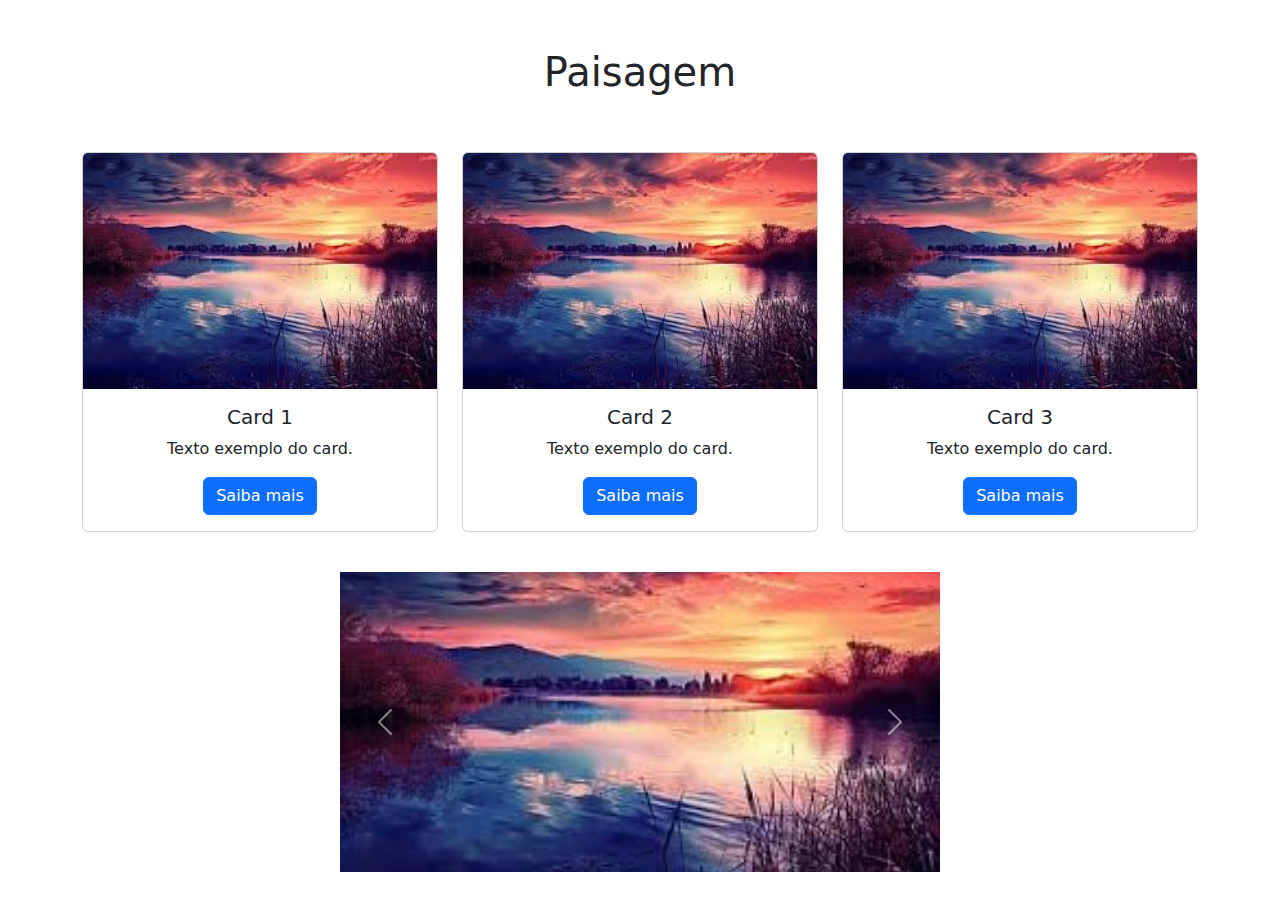
<file: bootstrap/index.html>
<!DOCTYPE html>
<html lang="en">
<head>
    <meta charset="UTF-8">
    <meta name="viewport" content="width=device-width, initial-scale=1.0">

    <link href="https://cdn.jsdelivr.net/npm/bootstrap@5.3.8/dist/css/bootstrap.min.css" rel="stylesheet">
    
    <title>Aula Bootstrap</title>

    <style>
        /* Diminuindo o tamanho do carrossel */
        .carousel {
            width: 600px;
            margin: 40px auto; /* Centraliza */
        }

        .carousel-inner img {
            height: 300px; /* Altura menor */
            object-fit: cover; /* Ajusta a imagem sem deformar */
        }
    </style>
</head>
<body>

    <div class="card-header">
        <h1 class="text-center p-5">Paisagem</h1>
    </div>

    <div class="container text-center">
        <div class="row justify-content-center g-4">

            <div class="col-md-4">
                <div class="card">
                    <img src="img/images.jpg" class="card-img-top" alt="...">
                    <div class="card-body">
                        <h5 class="card-title">Card 1</h5>
                        <p class="card-text">
                            Texto exemplo do card.
                        </p>
                        <a href="#" class="btn btn-primary">Saiba mais</a>
                    </div>
                </div>
            </div>

            <div class="col-md-4">
                <div class="card">
                    <img src="img/images.jpg" class="card-img-top" alt="...">
                    <div class="card-body">
                        <h5 class="card-title">Card 2</h5>
                        <p class="card-text">
                            Texto exemplo do card.
                        </p>    
                        <a href="#" class="btn btn-primary">Saiba mais</a>
                    </div>
                </div>
            </div>

            <div class="col-md-4">
                <div class="card">
                    <img src="img/images.jpg" class="card-img-top" alt="...">
                    <div class="card-body">
                        <h5 class="card-title">Card 3</h5>
                        <p class="card-text">
                            Texto exemplo do card.
                        </p>    
                        <a href="#" class="btn btn-primary">Saiba mais</a>
                    </div>
                </div>
            </div>

        </div>
    </div>


    <div class="container">
        <div id="carouselExample" class="carousel slide">
            <div class="carousel-inner">
                <div class="carousel-item active">
                    <img src="img/images.jpg" class="d-block w-100" alt="...">
                </div>
                <div class="carousel-item">
                    <img src="img/paisagem-natural-og.webp" class="d-block w-100" alt="...">
                </div>
                <div class="carousel-item">
                    <img src="img/images.jpg" class="d-block w-100" alt="...">
                </div>
                <div class="carousel-item">
                    <img src="img/paisagem-natural-og.webp" class="d-block w-100" alt="...">
                </div>
            </div>

            <button class="carousel-control-prev" type="button" data-bs-target="#carouselExample" data-bs-slide="prev">
                <span class="carousel-control-prev-icon"></span>
            </button>

            <button class="carousel-control-next" type="button" data-bs-target="#carouselExample" data-bs-slide="next">
                <span class="carousel-control-next-icon"></span>
            </button>
        </div>
    </div>


    <script src="https://cdn.jsdelivr.net/npm/bootstrap@5.3.8/dist/js/bootstrap.bundle.min.js"></script>

</body>
</html>

    <script src="https://cdn.jsdelivr.net/npm/bootstrap@5.3.8/dist/js/bootstrap.bundle.min.js" integrity="sha384-FKyoEForCGlyvwx9Hj09JcYn3nv7wiPVlz7YYwJrWVcXK/BmnVDxM+D2scQbITxI" crossorigin="anonymous"></script>
    
</body>
</html>
</file>
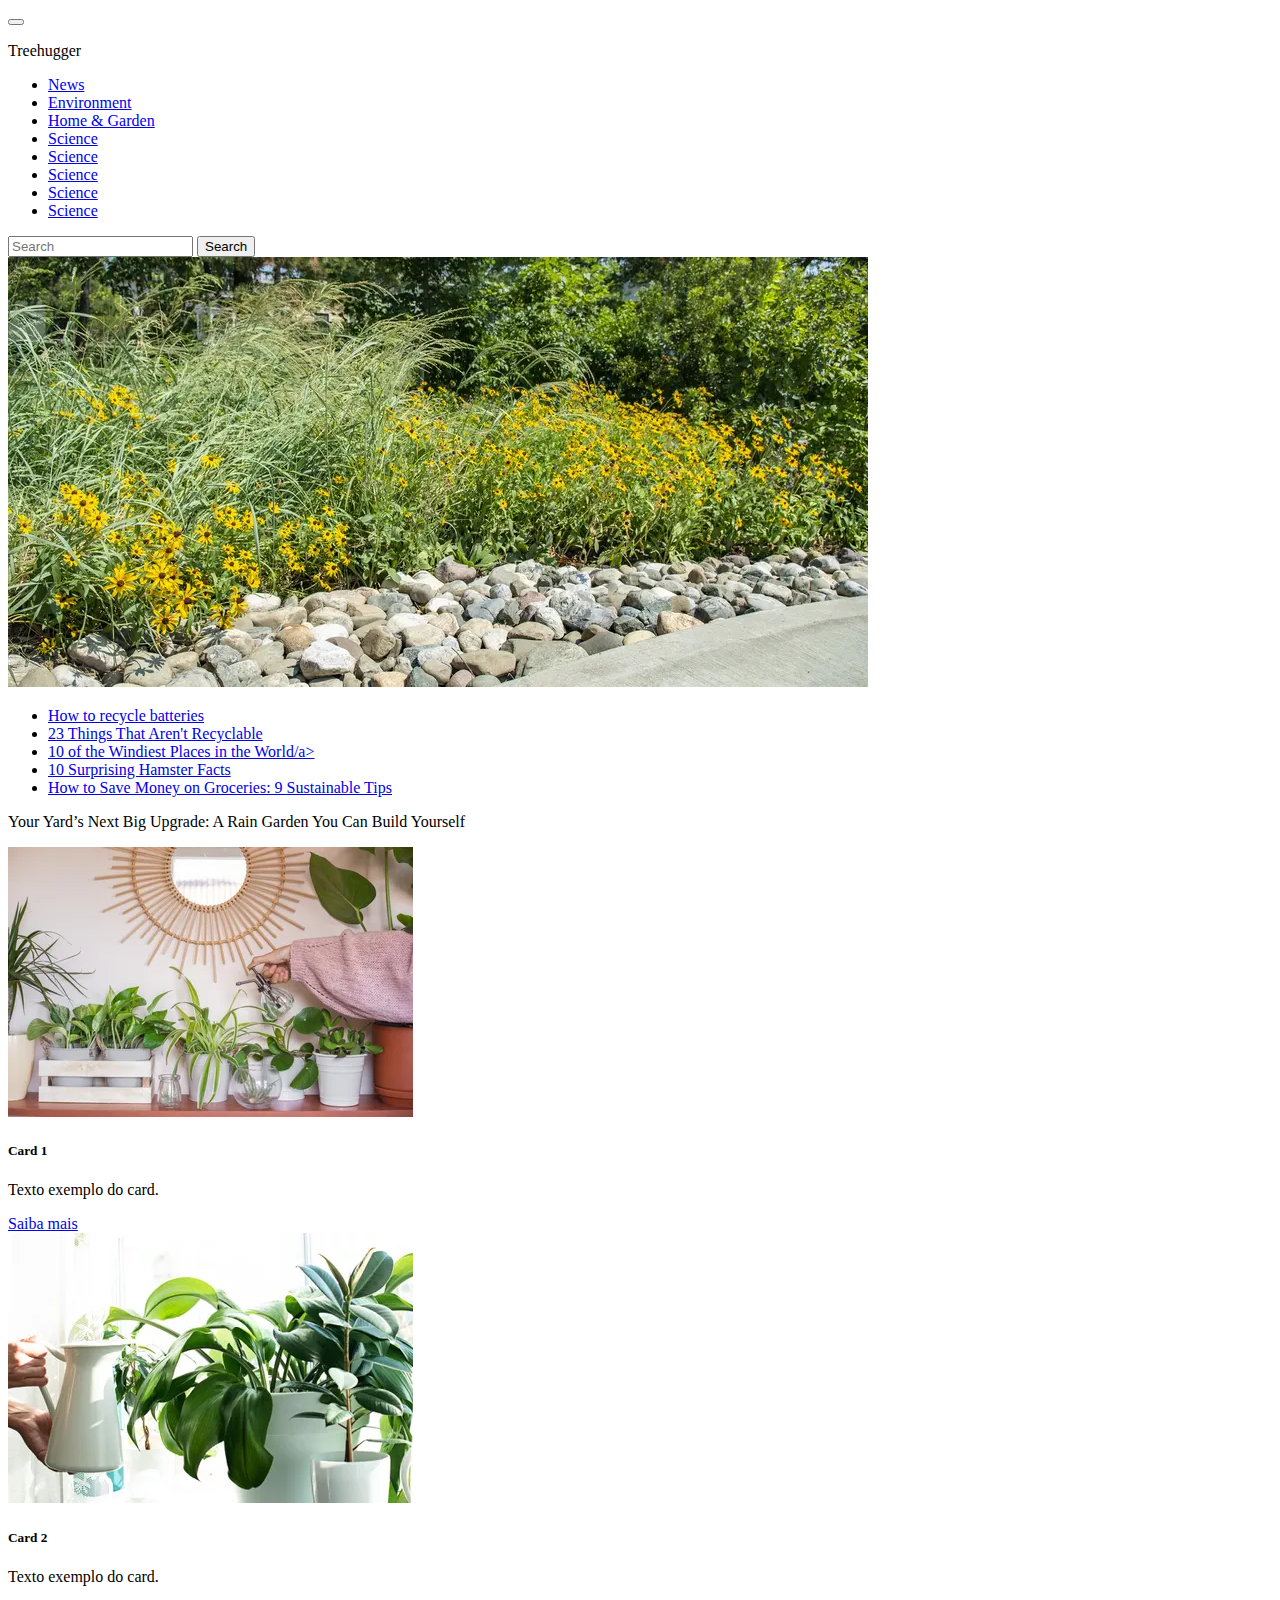
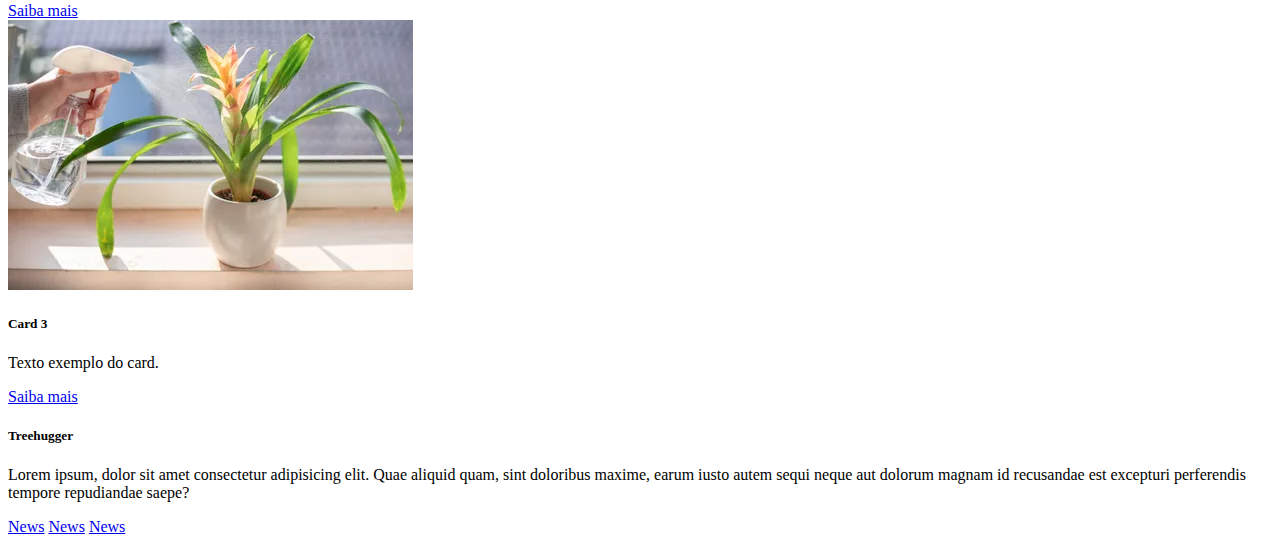
<file: site_bootstrap/index.html>
<!DOCTYPE html>
<html lang="en">
<head>
    <meta charset="UTF-8">
    <meta name="viewport" content="width=device-width, initial-scale=1.0">
    <link href="https://cdn.jsdelivr.net/npm/bootstrap@5.3.8/dist/css/bootstrap.min.css" rel="stylesheet" integrity="sha384-sRIl4kxILFvY47J16cr9ZwB07vP4J8+LH7qKQnuqkuIAvNWLzeN8tE5YBujZqJLB" crossorigin="anonymous">

    <title>Document</title>
</head>
<body>
    <nav class="navbar navbar-expand-lg bg-dark navbar-dark">
        <div class="container-fluid p-5">
            <button class="navbar-toggler" type="button" data-bs-toggle="collapse" data-bs-target="#navbarTogglerDemo03" aria-controls="navbarTogglerDemo03" aria-expanded="false" aria-label="Toggle navigation">
                <span class="navbar-toggler-icon"></span>
            </button>
            <p class="navbar-brand float-sm-end" href="#">Treehugger</p>
            <div class="collapse navbar-collapse" id="navbarTogglerDemo03">
                <ul class="navbar-nav me-auto mb-2 mb-lg-0">
                    <li class="nav-item">
                        <a class="nav-link active" aria-current="page" href="#">News</a>
                    </li>
                    <li class="nav-item">
                        <a class="nav-link active" aria-current="page" href="#">Environment</a>
                    </li>
                    <li class="nav-item">
                        <a class="nav-link active" aria-current="page" href="#">Home & Garden</a>
                    </li>
                    <li class="nav-item">
                        <a class="nav-link active" aria-current="page" href="#">Science</a>
                    </li>
                    <li class="nav-item">
                        <a class="nav-link active" aria-current="page" href="#">Science</a>
                    </li>
                    <li class="nav-item">
                        <a class="nav-link active" aria-current="page" href="#">Science</a>
                    </li>
                    <li class="nav-item">
                        <a class="nav-link active" aria-current="page" href="#">Science</a>
                    </li>
                    <li class="nav-item">
                        <a class="nav-link active" aria-current="page" href="#">Science</a>
                    </li>
                </ul>
                <form class="d-flex" role="search">
                <input class="form-control me-2" type="search" placeholder="Search" aria-label="Search"/>
                <button class="btn btn-outline-success" type="submit">Search</button>
                </form>
            </div>
        </div>

    </nav>

    <div class="container">
        <div class="row align-items-center">
        
            <div class="col-8">
                <img src="img/1.webp" class="img-thumbnail p-sm-5 img-fluid" alt="...">
            </div>

            <div class="col-4 fs-4 p-xxl-5">
                <ul class="navbar-nav ">
                    <li class="nav-item">
                        <a class="nav-link active" aria-current="page" href="#">How to recycle batteries</a>
                    </li>
                    <li class="nav-item">
                        <a class="nav-link active" aria-current="page" href="#">23 Things That Aren't Recyclable</a>
                    </li>
                    <li class="nav-item">
                        <a class="nav-link active" aria-current="page" href="#">10 of the Windiest Places in the World/a>
                    </li>
                    <li class="nav-item">
                        <a class="nav-link active" aria-current="page" href="#">10 Surprising Hamster Facts</a>
                    </li>
                    <li class="nav-item">
                        <a class="nav-link active" aria-current="page" href="#">How to Save Money on Groceries: 9 Sustainable Tips</a>
                    </li>
                </ul>
            </div>
            <p class="fs-2">
                Your Yard’s Next Big Upgrade: A Rain Garden You Can Build Yourself
            </p>
        </div>
        <div class="container text-center">
            <div class="row justify-content-center g-4">

                <div class="col-md-4">
                    <div class="card">
                        <img src="img/2.webp" class="card-img-top" alt="...">
                        <div class="card-body">
                            <h5 class="card-title">Card 1</h5>
                            <p class="card-text">
                                Texto exemplo do card.
                            </p>
                            <a href="#" class="btn btn-primary">Saiba mais</a>
                        </div>
                    </div>
                </div>

                <div class="col-md-4">
                    <div class="card">
                        <img src="img/3.webp" class="card-img-top" alt="...">
                        <div class="card-body">
                            <h5 class="card-title">Card 2</h5>
                            <p class="card-text">
                            Texto exemplo do card.
                            </p>    
                            <a href="#" class="btn btn-primary">Saiba mais</a>
                        </div>
                    </div>
                </div>

                <div class="col-md-4">
                    <div class="card">
                        <img src="img/4.webp" class="card-img-top" alt="...">
                        <div class="card-body">
                            <h5 class="card-title">Card 3</h5>
                            <p class="card-text">
                                Texto exemplo do card.
                            </p>    
                            <a href="#" class="btn btn-primary">Saiba mais</a>
                        </div>
                    </div>
                </div>

            </div>
        </div>
       
    </div>

    <footer class="bg-dark text-light mt-5">
        <div class="container py-4">
            <div class="row text-center text-md-start">

                <div class="col-md-6 mb-3">
                    <h5>Treehugger</h5>
                    <p class="mb-0">
                       Lorem ipsum, dolor sit amet consectetur adipisicing elit. Quae aliquid quam, sint doloribus maxime, earum iusto autem sequi neque aut dolorum magnam id recusandae est excepturi perferendis tempore repudiandae saepe?
                    </p>
                </div>

                <div class="col-md-6 mb-3 text-md-end">
                    <a href="#" class="text-light text-decoration-none me-3">News</a>
                    <a href="#" class="text-light text-decoration-none me-3">News</a>
                    <a href="#" class="text-light text-decoration-none">News</a>
                </div>

        </div>
        

    </footer>



    <script src="https://cdn.jsdelivr.net/npm/bootstrap@5.3.8/dist/js/bootstrap.bundle.min.js" integrity="sha384-FKyoEForCGlyvwx9Hj09JcYn3nv7wiPVlz7YYwJrWVcXK/BmnVDxM+D2scQbITxI" crossorigin="anonymous"></script>
</body>
</html>
</file>
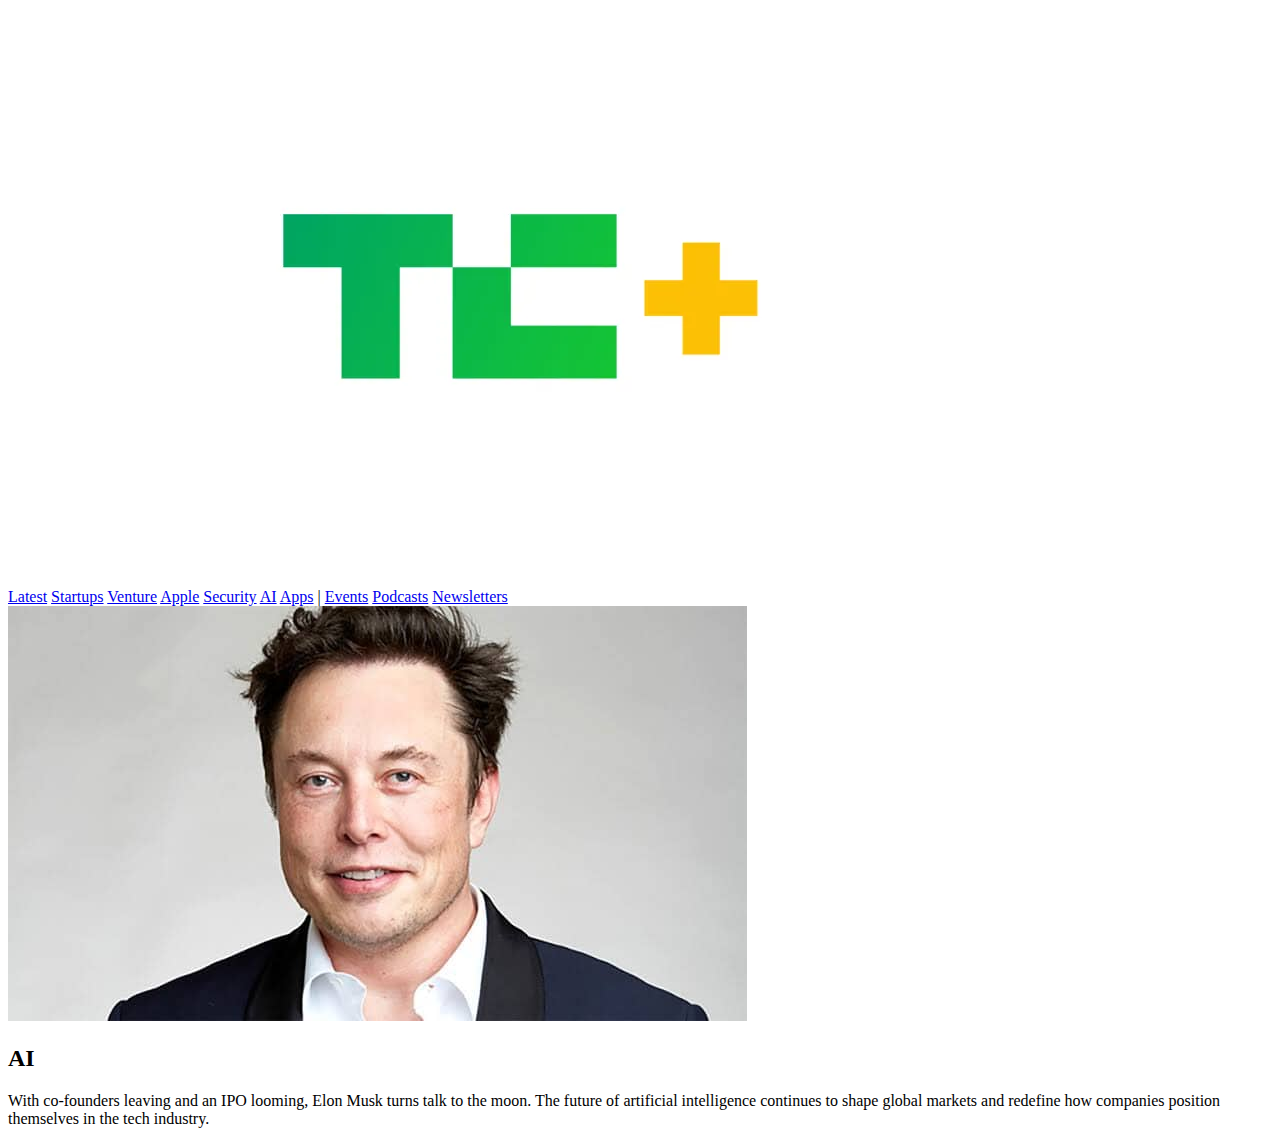
<file: site_teste/index.html>
<!DOCTYPE html>
<html lang="pt-BR">
<head>
    <meta charset="UTF-8">
    <meta name="viewport" content="width=device-width, initial-scale=1.0">
    <title>Site de Revisão</title>
    <link rel="stylesheet" href="style.css">
</head>
<body>

    <header class="header">
        <div class="container header-content">
            <div class="logo">
                <img src="img/TC21_TechCrunch_Plus_Generic_Images_1600x900.webp" alt="Logo">
            </div>

            <nav class="menu">
                <a href="#">Latest</a>
                <a href="#">Startups</a>
                <a href="#">Venture</a>
                <a href="#">Apple</a>
                <a href="#">Security</a>
                <a href="#">AI</a>
                <a href="#">Apps</a>
                <span>|</span>
                <a href="#">Events</a>
                <a href="#">Podcasts</a>
                <a href="#">Newsletters</a>
            </nav>
        </div>
    </header>

    <main class="container main-container">
        <section class="content">
            <div class="card">
                <img src="img/img_4905.jpg" alt="Notícia AI">
                
                <div class="card-text">
                    <h2>AI</h2>
                    <p>
                        With co-founders leaving and an IPO looming, Elon Musk turns talk to the moon.
                        The future of artificial intelligence continues to shape global markets and
                        redefine how companies position themselves in the tech industry.
                    </p>
                </div>
            </div>
        </section>
    </main>

</body>
</html>
</file>
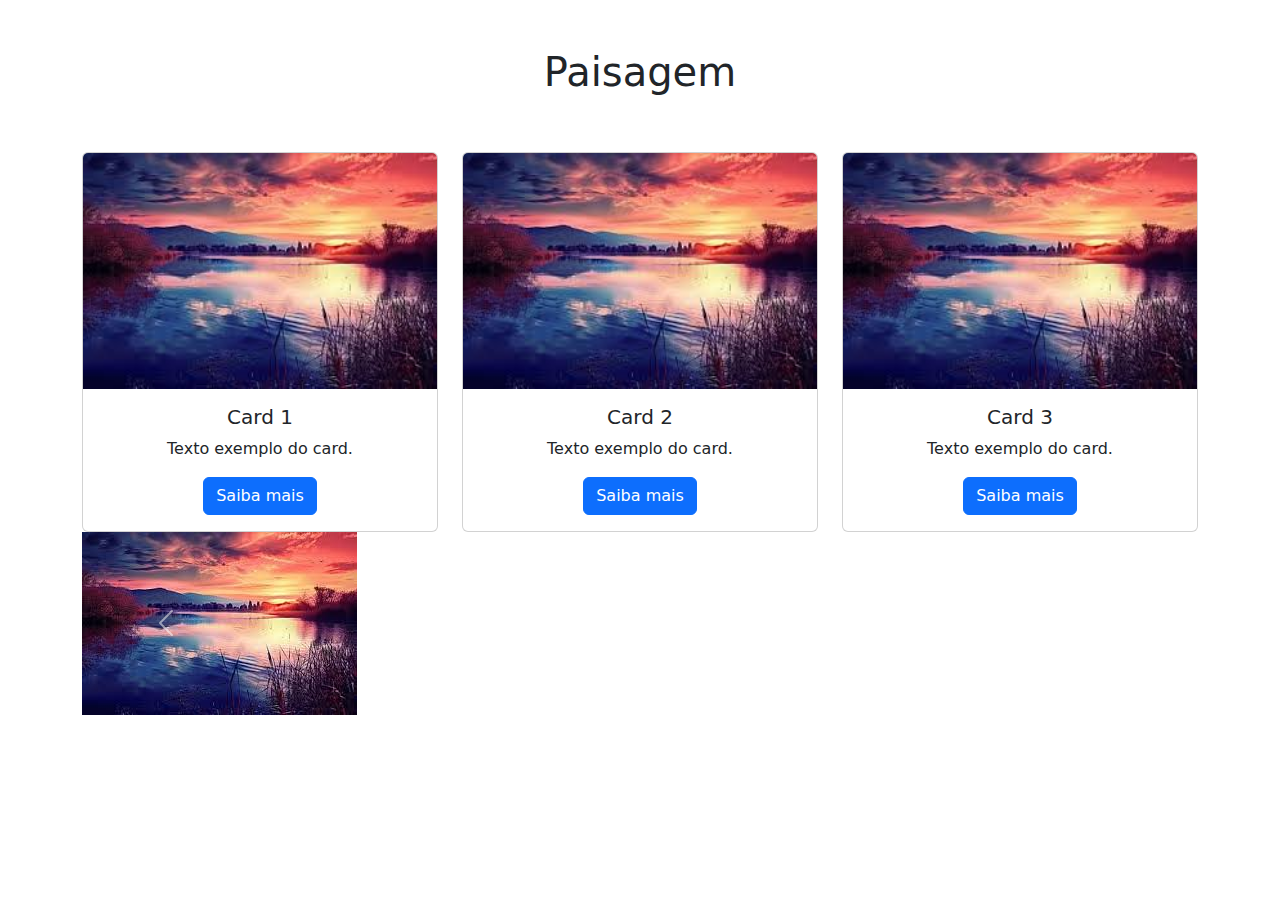
<file: bootstrap/bootstrap_exercicios/index.html>
<!DOCTYPE html>
<html lang="en">
<head>
    <meta charset="UTF-8">
    <meta name="viewport" content="width=device-width, initial-scale=1.0">

    <link href="https://cdn.jsdelivr.net/npm/bootstrap@5.3.8/dist/css/bootstrap.min.css" rel="stylesheet">
    
    <title>Aula Bootstrap</title>

</head>
<body>

    <div class="card-header">
        <h1 class="text-center p-5">Paisagem</h1>
    </div>

    <div class="container text-center">
        <div class="row justify-content-center g-4">

            <div class="col-md-4">
                <div class="card">
                    <img src="img/images.jpg" class="card-img-top" alt="...">
                    <div class="card-body">
                        <h5 class="card-title">Card 1</h5>
                        <p class="card-text">
                            Texto exemplo do card.
                        </p>
                        <a href="#" class="btn btn-primary">Saiba mais</a>
                    </div>
                </div>
            </div>

            <div class="col-md-4">
                <div class="card">
                    <img src="img/images.jpg" class="card-img-top" alt="...">
                    <div class="card-body">
                        <h5 class="card-title">Card 2</h5>
                        <p class="card-text">
                            Texto exemplo do card.
                        </p>    
                        <a href="#" class="btn btn-primary">Saiba mais</a>
                    </div>
                </div>
            </div>

            <div class="col-md-4">
                <div class="card">
                    <img src="img/images.jpg" class="card-img-top" alt="...">
                    <div class="card-body">
                        <h5 class="card-title">Card 3</h5>
                        <p class="card-text">
                            Texto exemplo do card.
                        </p>    
                        <a href="#" class="btn btn-primary">Saiba mais</a>
                    </div>
                </div>
            </div>

        </div>
    </div>


    <div class="container">
        <div id="carouselExample" class="carousel slide">
            <div class="carousel-inner">
                <div class="carousel-item active">
                    <img src="img/images.jpg" class="d-block w-150" alt="...">
                </div>
                <div class="carousel-item">
                    <img src="img/paisagem-natural-og.webp" class="d-block w-150" alt="...">
                </div>
                <div class="carousel-item">
                    <img src="img/images.jpg" class="d-block w-150" alt="...">
                </div>
                <div class="carousel-item">
                    <img src="img/paisagem-natural-og.webp" class="d-block w-150" alt="...">
                </div>
            </div>

            <button class="carousel-control-prev" type="button" data-bs-target="#carouselExample" data-bs-slide="prev">
                <span class="carousel-control-prev-icon"></span>
            </button>

            <button class="carousel-control-next" type="button" data-bs-target="#carouselExample" data-bs-slide="next">
                <span class="carousel-control-next-icon"></span>
            </button>
        </div>
    </div>


    <script src="https://cdn.jsdelivr.net/npm/bootstrap@5.3.8/dist/js/bootstrap.bundle.min.js"></script>

</body>
</html>

    <script src="https://cdn.jsdelivr.net/npm/bootstrap@5.3.8/dist/js/bootstrap.bundle.min.js" integrity="sha384-FKyoEForCGlyvwx9Hj09JcYn3nv7wiPVlz7YYwJrWVcXK/BmnVDxM+D2scQbITxI" crossorigin="anonymous"></script>
    
</body>
</html>
</file>
<file: site_teste/style.css>
.upper_block{
    margin-top: 0;
}

.upper_block {
    background-color: grey;
    border-color:white;
    height: 8.625rem;
    padding-top: 0;
    position: relative;
    width: 100%;
   
}
</file>
